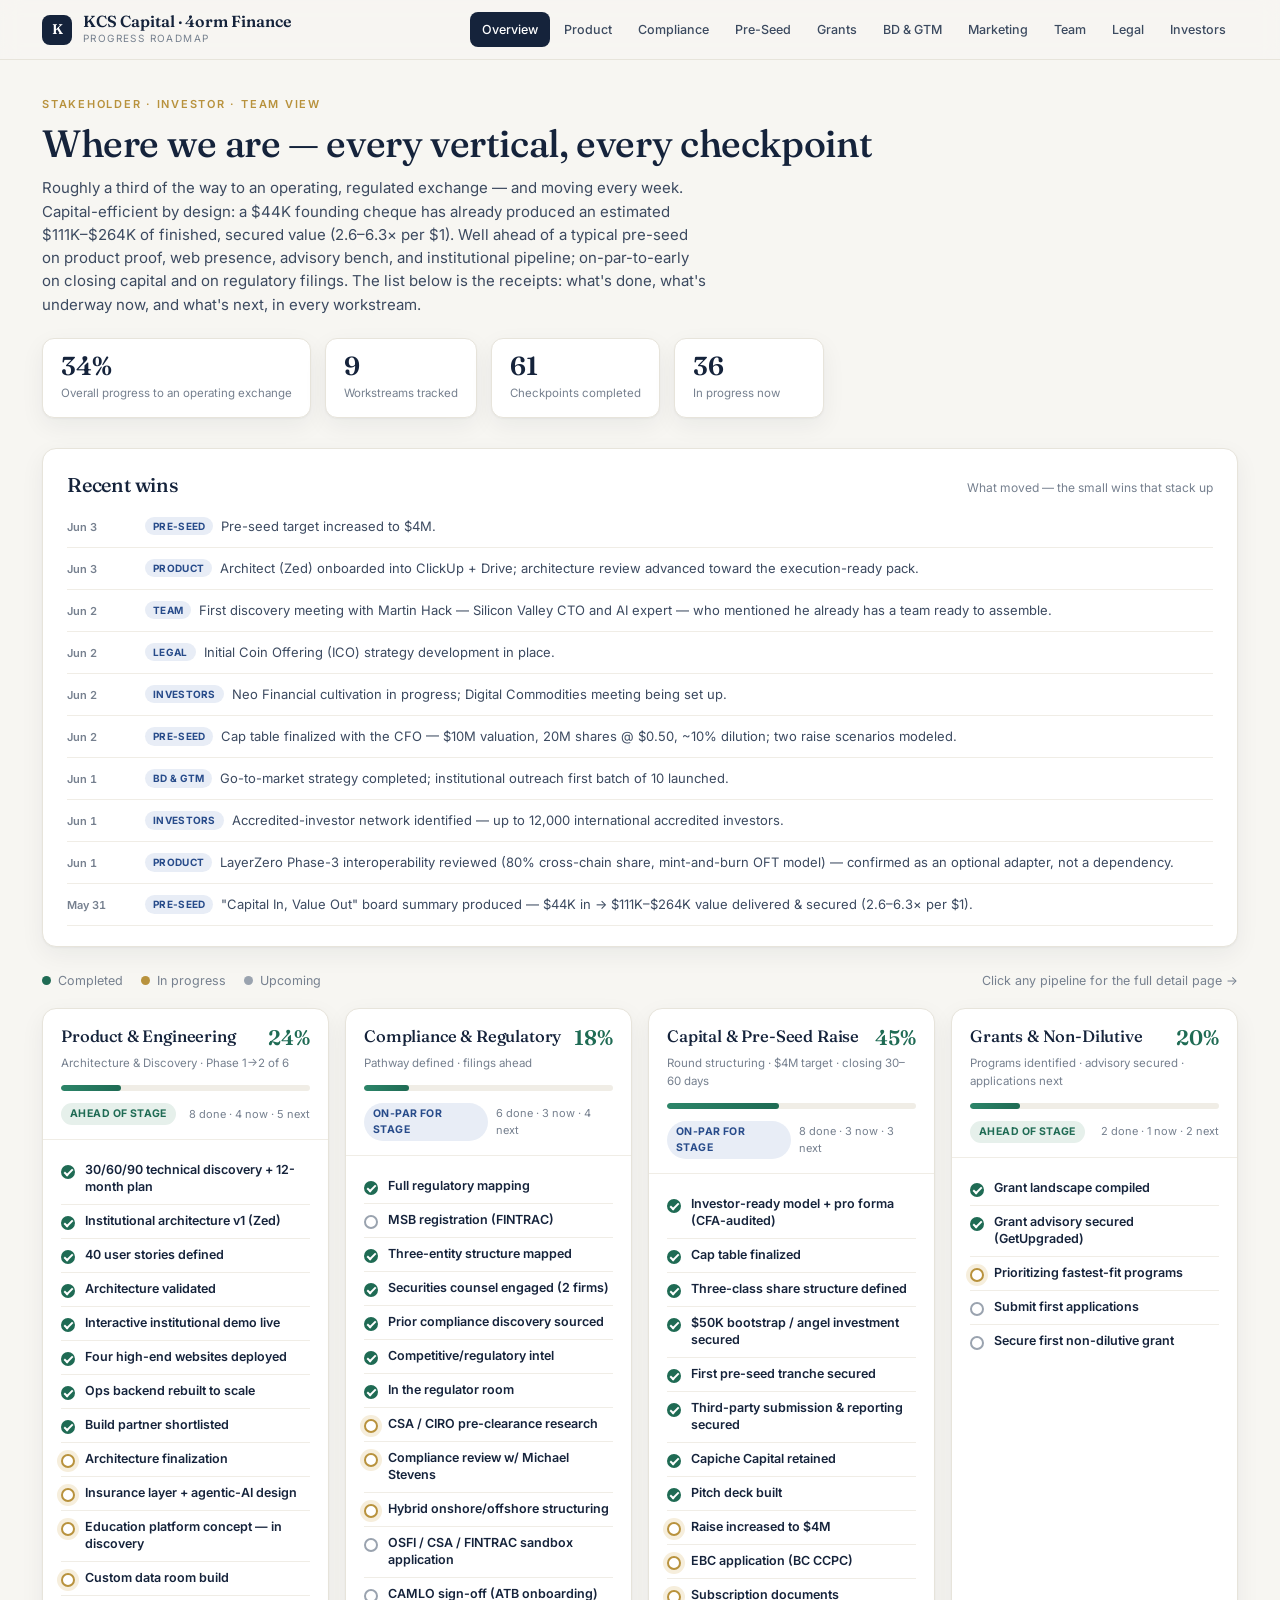
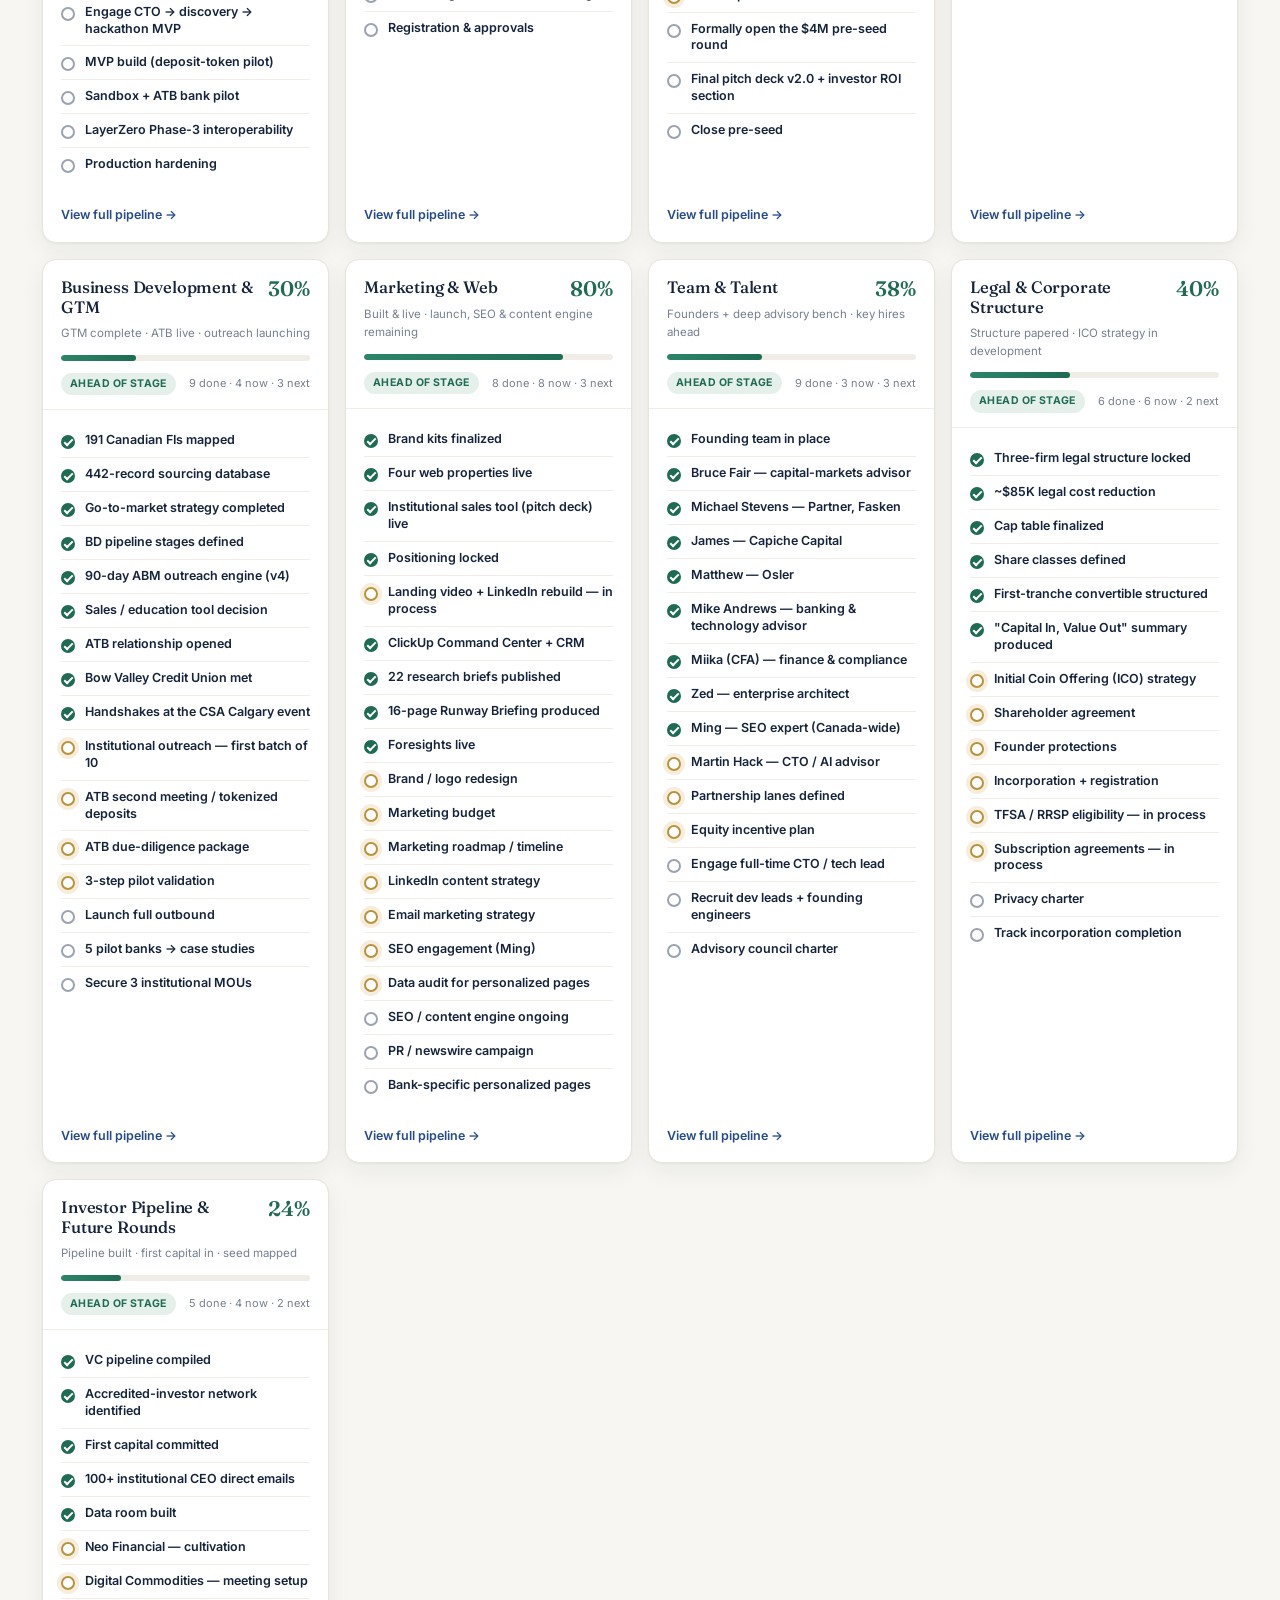
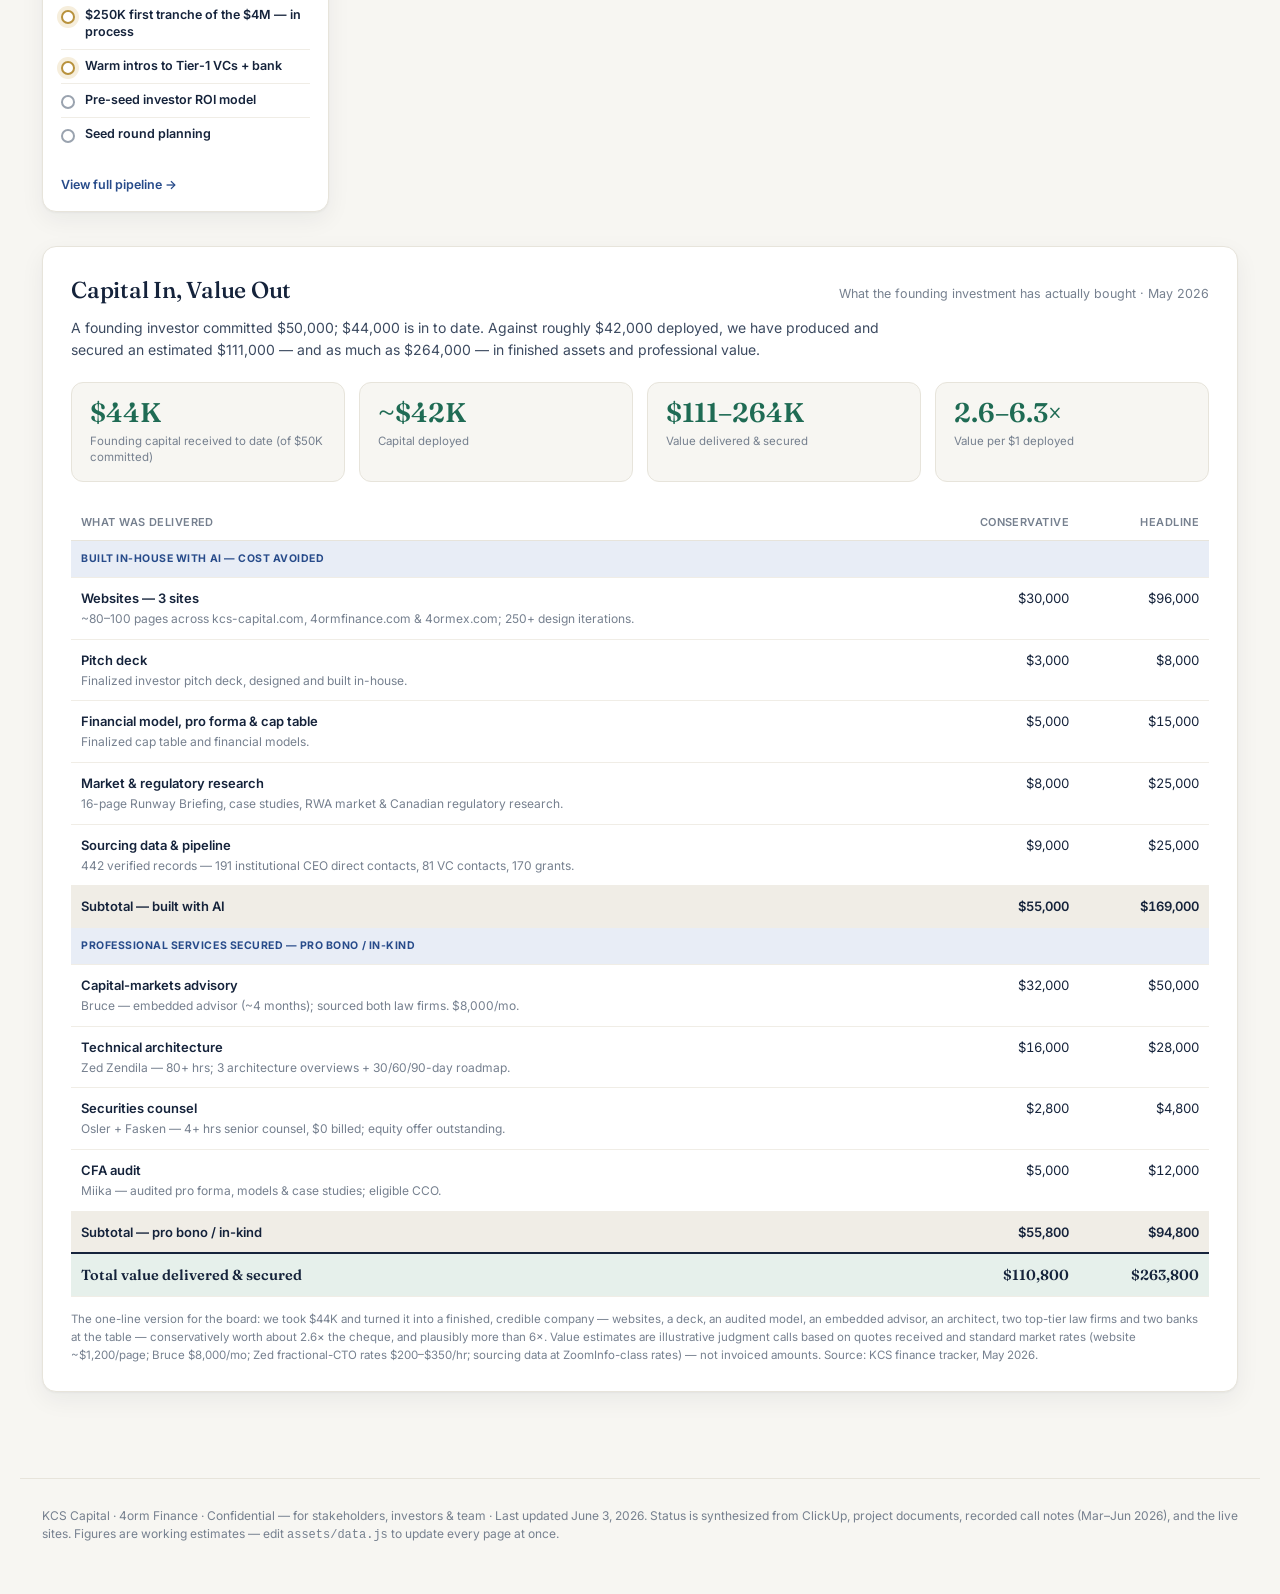
<file: index.html>
<!DOCTYPE html>
<html lang="en">
<head>
<meta charset="UTF-8" />
<meta name="viewport" content="width=device-width, initial-scale=1.0" />
<title>KCS Capital · 4orm Finance — Progress Roadmap</title>
<meta name="description" content="Progress roadmap for KCS Capital / 4orm Finance — every vertical, every checkpoint, and the wins that stack up week over week." />
<link rel="preconnect" href="https://fonts.googleapis.com" />
<link rel="preconnect" href="https://fonts.gstatic.com" crossorigin />
<link href="https://fonts.googleapis.com/css2?family=Fraunces:opsz,wght@9..144,400;9..144,500;9..144,600&family=Inter:wght@400;500;600;700&display=swap" rel="stylesheet" />
<link rel="stylesheet" href="assets/styles.css" />
</head>
<body>
<header class="topbar">
  <div class="topbar-inner">
    <a class="brand" href="index.html" style="color:inherit">
      <div class="brand-mark">K</div>
      <div>
        <div class="brand-name">KCS Capital · 4orm Finance</div>
        <div class="brand-sub">Progress Roadmap</div>
      </div>
    </a>
    <nav class="tabs" id="tabs"></nav>
  </div>
</header>

<main class="wrap">
  <section class="page active" id="page"></section>
</main>

<footer>
  KCS Capital · 4orm Finance · Confidential — for stakeholders, investors &amp; team · Last updated <span id="updated"></span>.
  Status is synthesized from ClickUp, project documents, recorded call notes (Mar–Jun 2026), and the live sites. Figures are working estimates — edit <code>assets/data.js</code> to update every page at once.
</footer>

<script>window.PAGE = "home";</script>
<script src="assets/data.js"></script>
<script src="assets/app.js"></script>
</body>
</html>
</file>
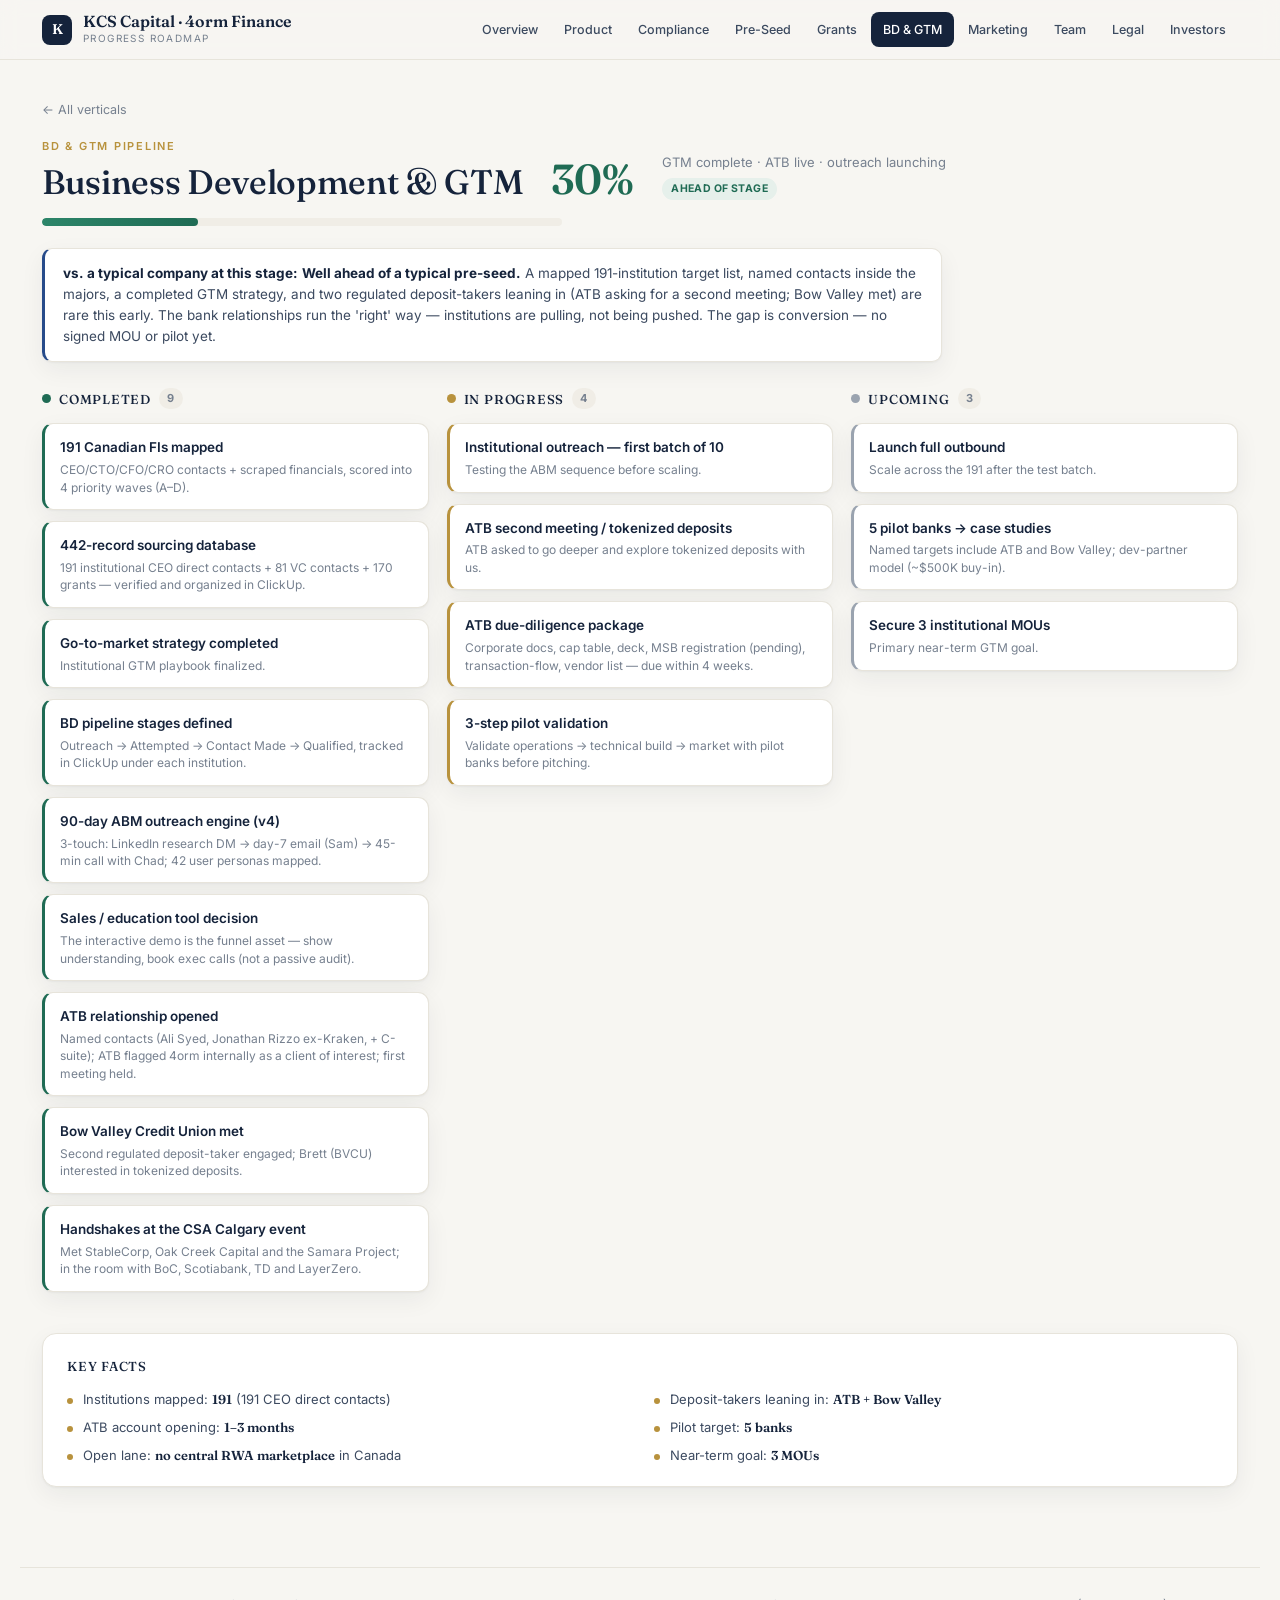
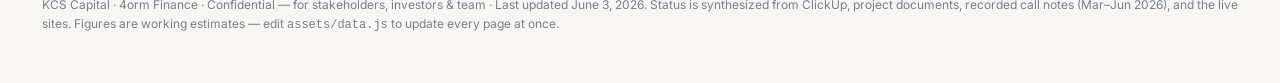
<file: bd.html>
<!DOCTYPE html>
<html lang="en">
<head>
<meta charset="UTF-8" />
<meta name="viewport" content="width=device-width, initial-scale=1.0" />
<title>Business Development & GTM — KCS Capital · 4orm Finance Roadmap</title>
<link rel="preconnect" href="https://fonts.googleapis.com" />
<link rel="preconnect" href="https://fonts.gstatic.com" crossorigin />
<link href="https://fonts.googleapis.com/css2?family=Fraunces:opsz,wght@9..144,400;9..144,500;9..144,600&family=Inter:wght@400;500;600;700&display=swap" rel="stylesheet" />
<link rel="stylesheet" href="assets/styles.css" />
</head>
<body>
<header class="topbar">
  <div class="topbar-inner">
    <a class="brand" href="index.html" style="color:inherit">
      <div class="brand-mark">K</div>
      <div>
        <div class="brand-name">KCS Capital · 4orm Finance</div>
        <div class="brand-sub">Progress Roadmap</div>
      </div>
    </a>
    <nav class="tabs" id="tabs"></nav>
  </div>
</header>

<main class="wrap">
  <section class="page active" id="page"></section>
</main>

<footer>
  KCS Capital · 4orm Finance · Confidential — for stakeholders, investors &amp; team · Last updated <span id="updated"></span>.
  Status is synthesized from ClickUp, project documents, recorded call notes (Mar–Jun 2026), and the live sites. Figures are working estimates — edit <code>assets/data.js</code> to update every page at once.
</footer>

<script>window.PAGE = "bd";</script>
<script src="assets/data.js"></script>
<script src="assets/app.js"></script>
</body>
</html>
</file>
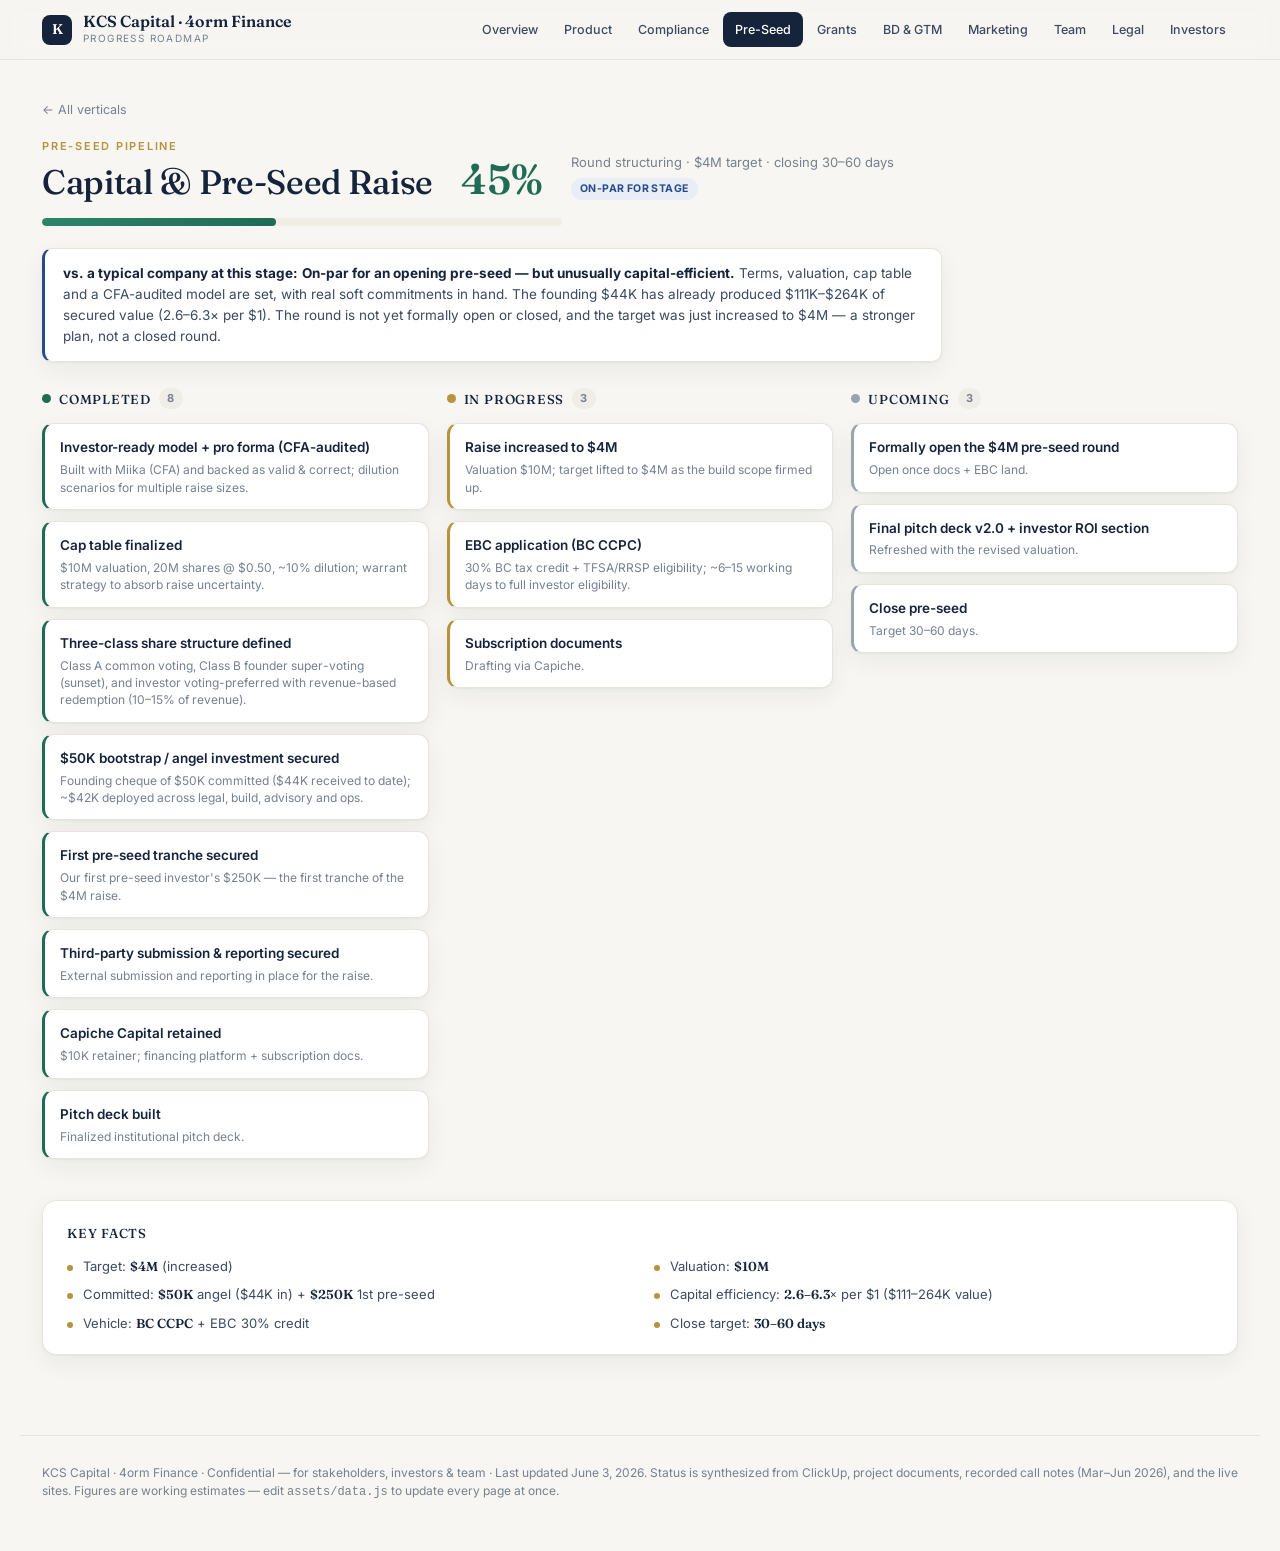
<file: capital.html>
<!DOCTYPE html>
<html lang="en">
<head>
<meta charset="UTF-8" />
<meta name="viewport" content="width=device-width, initial-scale=1.0" />
<title>Capital & Pre-Seed Raise — KCS Capital · 4orm Finance Roadmap</title>
<link rel="preconnect" href="https://fonts.googleapis.com" />
<link rel="preconnect" href="https://fonts.gstatic.com" crossorigin />
<link href="https://fonts.googleapis.com/css2?family=Fraunces:opsz,wght@9..144,400;9..144,500;9..144,600&family=Inter:wght@400;500;600;700&display=swap" rel="stylesheet" />
<link rel="stylesheet" href="assets/styles.css" />
</head>
<body>
<header class="topbar">
  <div class="topbar-inner">
    <a class="brand" href="index.html" style="color:inherit">
      <div class="brand-mark">K</div>
      <div>
        <div class="brand-name">KCS Capital · 4orm Finance</div>
        <div class="brand-sub">Progress Roadmap</div>
      </div>
    </a>
    <nav class="tabs" id="tabs"></nav>
  </div>
</header>

<main class="wrap">
  <section class="page active" id="page"></section>
</main>

<footer>
  KCS Capital · 4orm Finance · Confidential — for stakeholders, investors &amp; team · Last updated <span id="updated"></span>.
  Status is synthesized from ClickUp, project documents, recorded call notes (Mar–Jun 2026), and the live sites. Figures are working estimates — edit <code>assets/data.js</code> to update every page at once.
</footer>

<script>window.PAGE = "capital";</script>
<script src="assets/data.js"></script>
<script src="assets/app.js"></script>
</body>
</html>
</file>
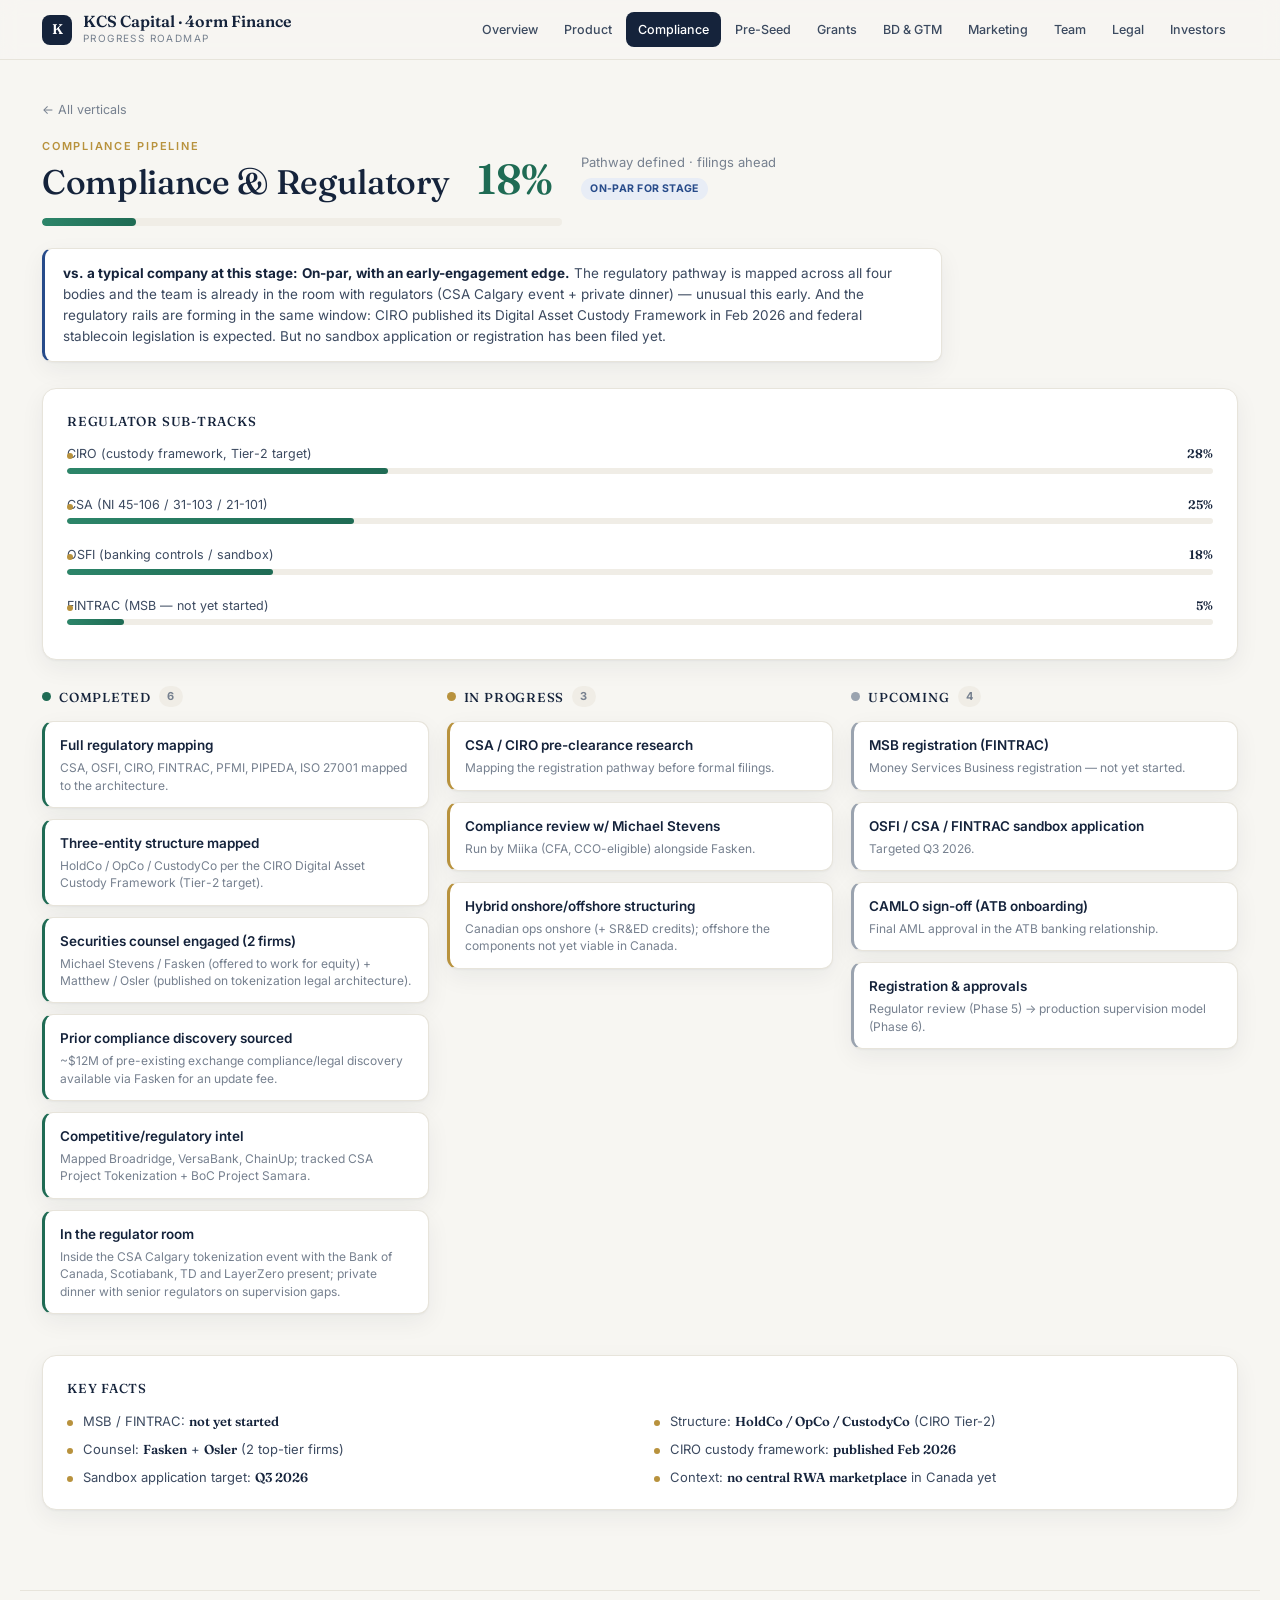
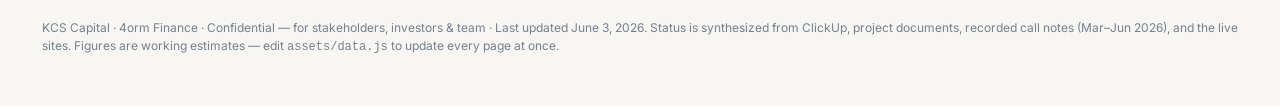
<file: compliance.html>
<!DOCTYPE html>
<html lang="en">
<head>
<meta charset="UTF-8" />
<meta name="viewport" content="width=device-width, initial-scale=1.0" />
<title>Compliance & Regulatory — KCS Capital · 4orm Finance Roadmap</title>
<link rel="preconnect" href="https://fonts.googleapis.com" />
<link rel="preconnect" href="https://fonts.gstatic.com" crossorigin />
<link href="https://fonts.googleapis.com/css2?family=Fraunces:opsz,wght@9..144,400;9..144,500;9..144,600&family=Inter:wght@400;500;600;700&display=swap" rel="stylesheet" />
<link rel="stylesheet" href="assets/styles.css" />
</head>
<body>
<header class="topbar">
  <div class="topbar-inner">
    <a class="brand" href="index.html" style="color:inherit">
      <div class="brand-mark">K</div>
      <div>
        <div class="brand-name">KCS Capital · 4orm Finance</div>
        <div class="brand-sub">Progress Roadmap</div>
      </div>
    </a>
    <nav class="tabs" id="tabs"></nav>
  </div>
</header>

<main class="wrap">
  <section class="page active" id="page"></section>
</main>

<footer>
  KCS Capital · 4orm Finance · Confidential — for stakeholders, investors &amp; team · Last updated <span id="updated"></span>.
  Status is synthesized from ClickUp, project documents, recorded call notes (Mar–Jun 2026), and the live sites. Figures are working estimates — edit <code>assets/data.js</code> to update every page at once.
</footer>

<script>window.PAGE = "compliance";</script>
<script src="assets/data.js"></script>
<script src="assets/app.js"></script>
</body>
</html>
</file>
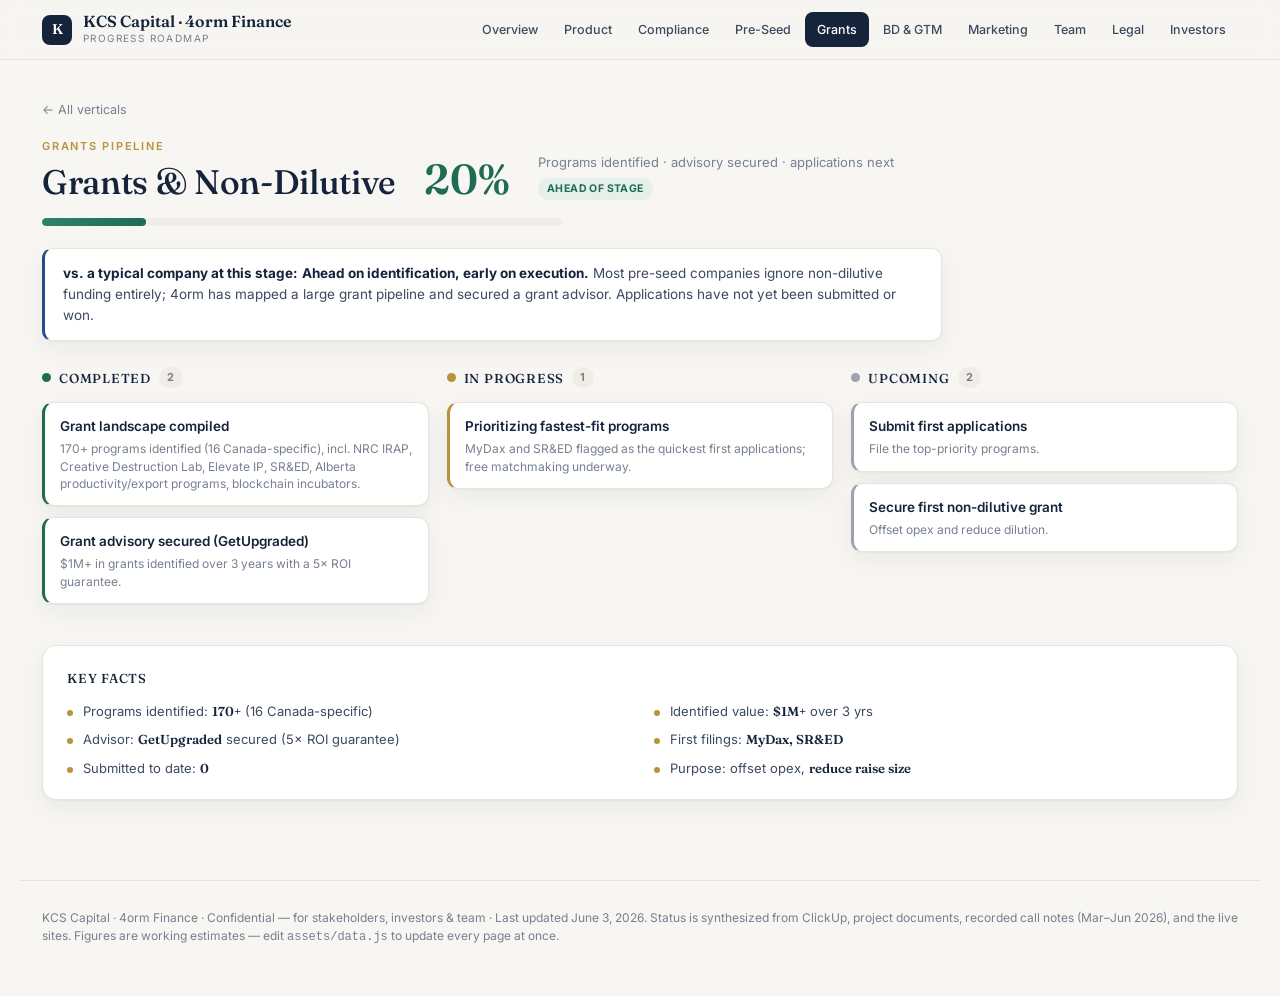
<file: grants.html>
<!DOCTYPE html>
<html lang="en">
<head>
<meta charset="UTF-8" />
<meta name="viewport" content="width=device-width, initial-scale=1.0" />
<title>Grants & Non-Dilutive — KCS Capital · 4orm Finance Roadmap</title>
<link rel="preconnect" href="https://fonts.googleapis.com" />
<link rel="preconnect" href="https://fonts.gstatic.com" crossorigin />
<link href="https://fonts.googleapis.com/css2?family=Fraunces:opsz,wght@9..144,400;9..144,500;9..144,600&family=Inter:wght@400;500;600;700&display=swap" rel="stylesheet" />
<link rel="stylesheet" href="assets/styles.css" />
</head>
<body>
<header class="topbar">
  <div class="topbar-inner">
    <a class="brand" href="index.html" style="color:inherit">
      <div class="brand-mark">K</div>
      <div>
        <div class="brand-name">KCS Capital · 4orm Finance</div>
        <div class="brand-sub">Progress Roadmap</div>
      </div>
    </a>
    <nav class="tabs" id="tabs"></nav>
  </div>
</header>

<main class="wrap">
  <section class="page active" id="page"></section>
</main>

<footer>
  KCS Capital · 4orm Finance · Confidential — for stakeholders, investors &amp; team · Last updated <span id="updated"></span>.
  Status is synthesized from ClickUp, project documents, recorded call notes (Mar–Jun 2026), and the live sites. Figures are working estimates — edit <code>assets/data.js</code> to update every page at once.
</footer>

<script>window.PAGE = "grants";</script>
<script src="assets/data.js"></script>
<script src="assets/app.js"></script>
</body>
</html>
</file>
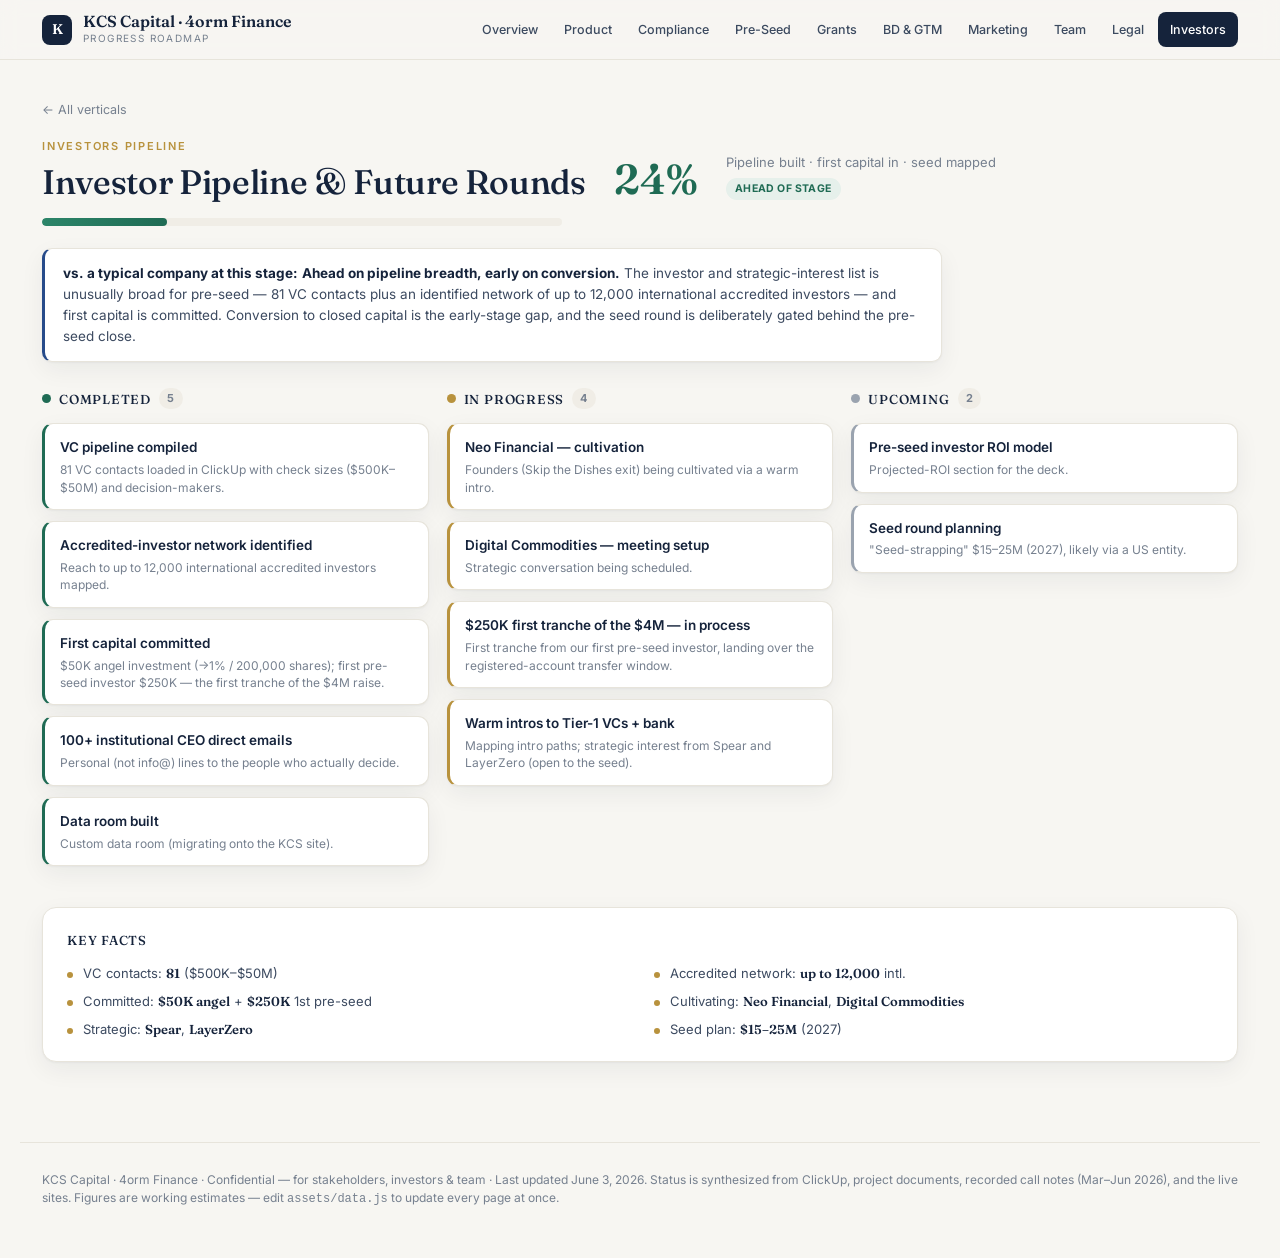
<file: investors.html>
<!DOCTYPE html>
<html lang="en">
<head>
<meta charset="UTF-8" />
<meta name="viewport" content="width=device-width, initial-scale=1.0" />
<title>Investor Pipeline & Future Rounds — KCS Capital · 4orm Finance Roadmap</title>
<link rel="preconnect" href="https://fonts.googleapis.com" />
<link rel="preconnect" href="https://fonts.gstatic.com" crossorigin />
<link href="https://fonts.googleapis.com/css2?family=Fraunces:opsz,wght@9..144,400;9..144,500;9..144,600&family=Inter:wght@400;500;600;700&display=swap" rel="stylesheet" />
<link rel="stylesheet" href="assets/styles.css" />
</head>
<body>
<header class="topbar">
  <div class="topbar-inner">
    <a class="brand" href="index.html" style="color:inherit">
      <div class="brand-mark">K</div>
      <div>
        <div class="brand-name">KCS Capital · 4orm Finance</div>
        <div class="brand-sub">Progress Roadmap</div>
      </div>
    </a>
    <nav class="tabs" id="tabs"></nav>
  </div>
</header>

<main class="wrap">
  <section class="page active" id="page"></section>
</main>

<footer>
  KCS Capital · 4orm Finance · Confidential — for stakeholders, investors &amp; team · Last updated <span id="updated"></span>.
  Status is synthesized from ClickUp, project documents, recorded call notes (Mar–Jun 2026), and the live sites. Figures are working estimates — edit <code>assets/data.js</code> to update every page at once.
</footer>

<script>window.PAGE = "investors";</script>
<script src="assets/data.js"></script>
<script src="assets/app.js"></script>
</body>
</html>
</file>
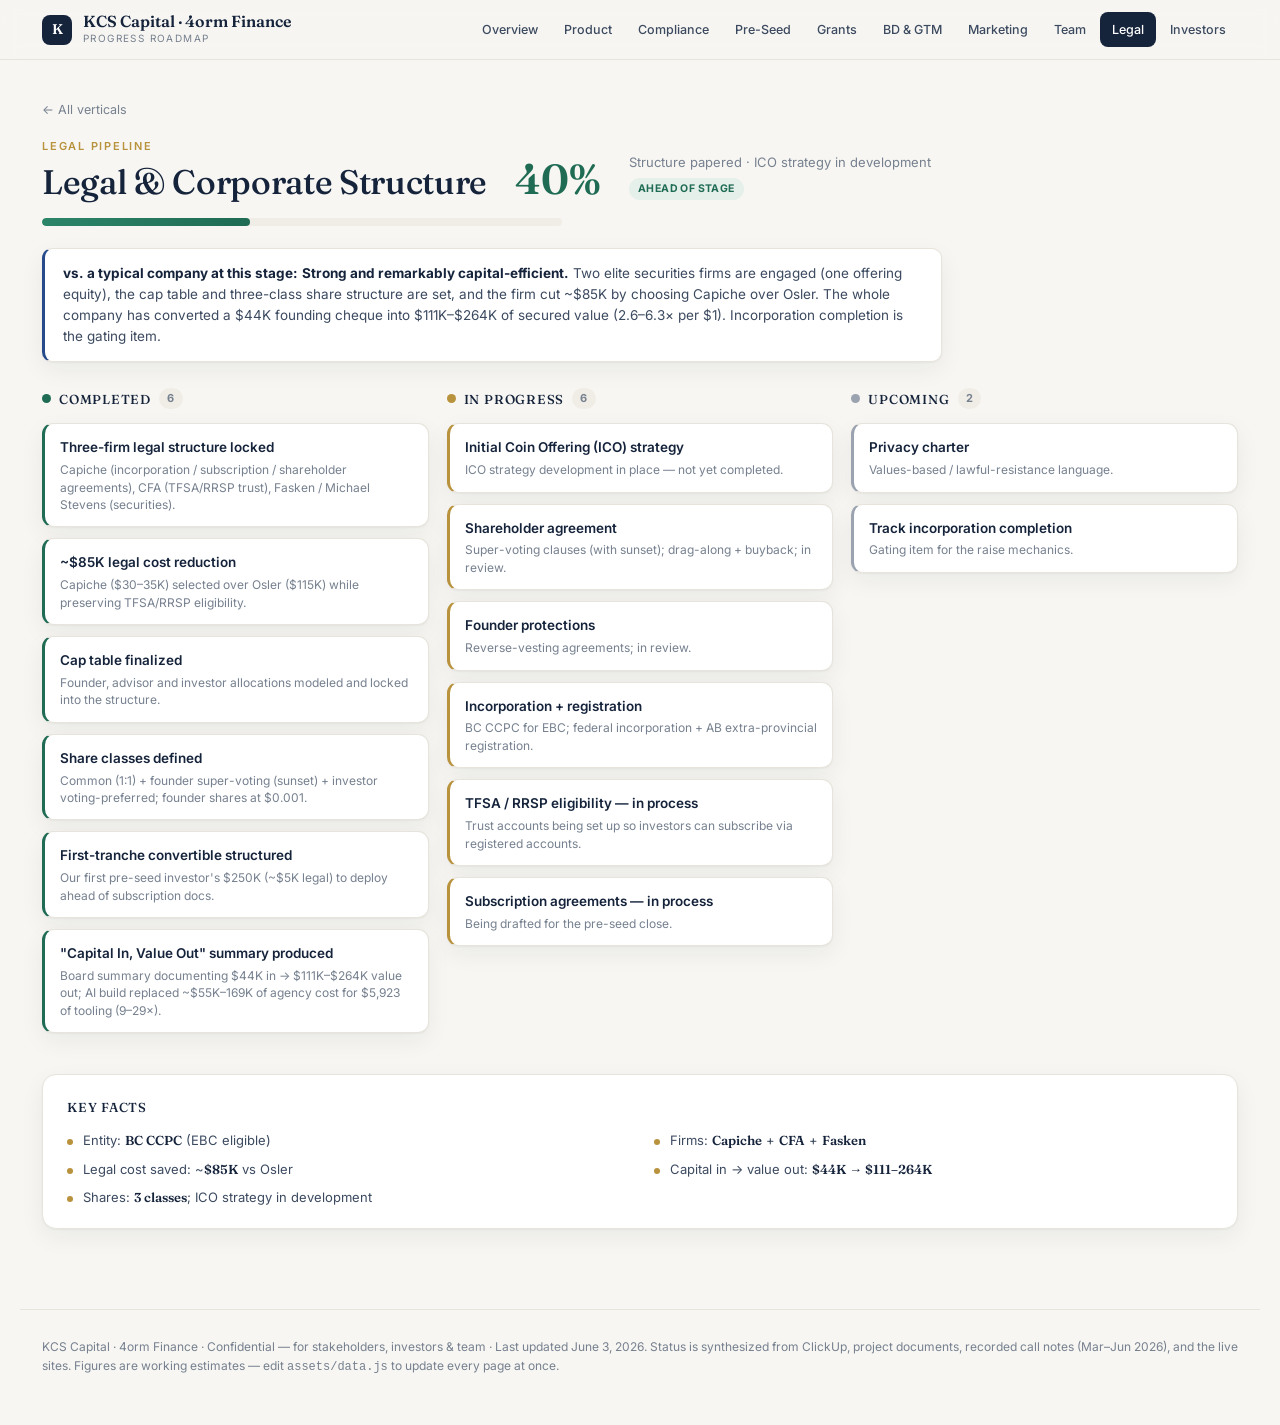
<file: legal.html>
<!DOCTYPE html>
<html lang="en">
<head>
<meta charset="UTF-8" />
<meta name="viewport" content="width=device-width, initial-scale=1.0" />
<title>Legal & Corporate Structure — KCS Capital · 4orm Finance Roadmap</title>
<link rel="preconnect" href="https://fonts.googleapis.com" />
<link rel="preconnect" href="https://fonts.gstatic.com" crossorigin />
<link href="https://fonts.googleapis.com/css2?family=Fraunces:opsz,wght@9..144,400;9..144,500;9..144,600&family=Inter:wght@400;500;600;700&display=swap" rel="stylesheet" />
<link rel="stylesheet" href="assets/styles.css" />
</head>
<body>
<header class="topbar">
  <div class="topbar-inner">
    <a class="brand" href="index.html" style="color:inherit">
      <div class="brand-mark">K</div>
      <div>
        <div class="brand-name">KCS Capital · 4orm Finance</div>
        <div class="brand-sub">Progress Roadmap</div>
      </div>
    </a>
    <nav class="tabs" id="tabs"></nav>
  </div>
</header>

<main class="wrap">
  <section class="page active" id="page"></section>
</main>

<footer>
  KCS Capital · 4orm Finance · Confidential — for stakeholders, investors &amp; team · Last updated <span id="updated"></span>.
  Status is synthesized from ClickUp, project documents, recorded call notes (Mar–Jun 2026), and the live sites. Figures are working estimates — edit <code>assets/data.js</code> to update every page at once.
</footer>

<script>window.PAGE = "legal";</script>
<script src="assets/data.js"></script>
<script src="assets/app.js"></script>
</body>
</html>
</file>
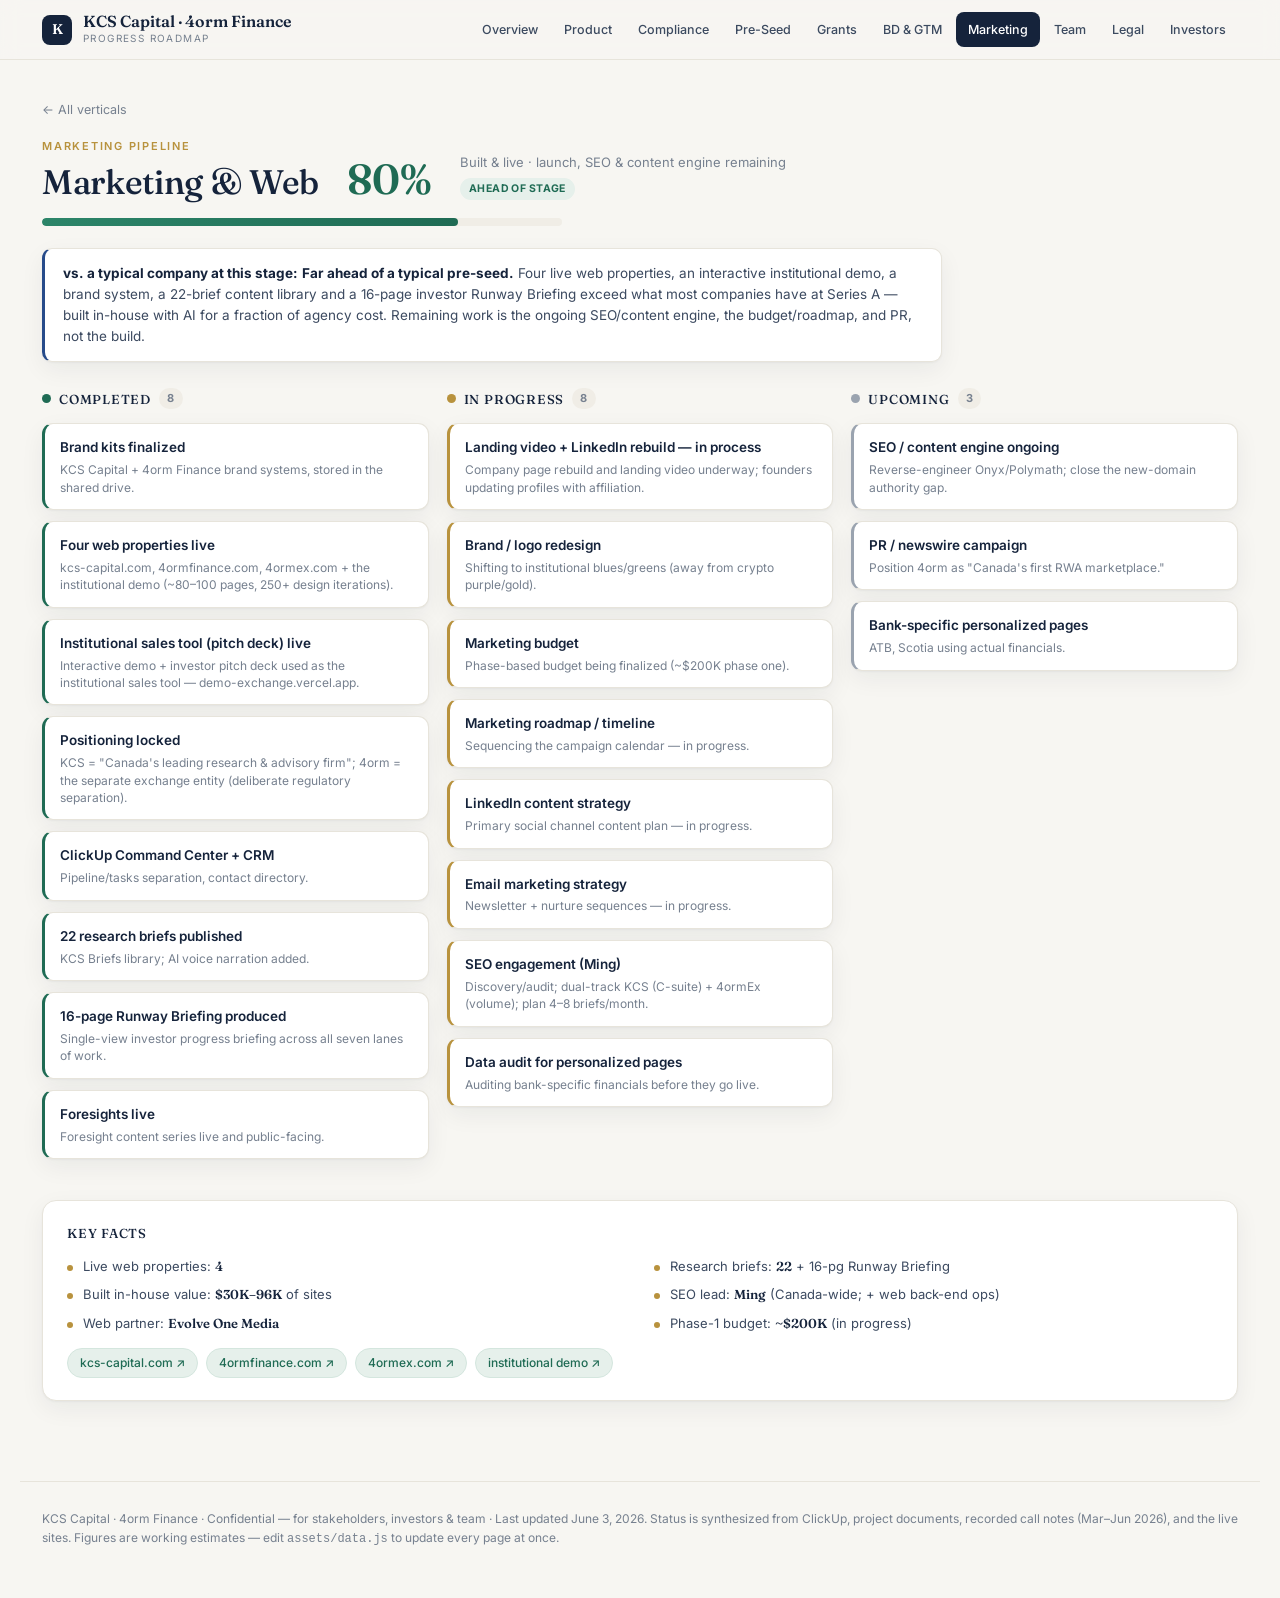
<file: marketing.html>
<!DOCTYPE html>
<html lang="en">
<head>
<meta charset="UTF-8" />
<meta name="viewport" content="width=device-width, initial-scale=1.0" />
<title>Marketing & Web — KCS Capital · 4orm Finance Roadmap</title>
<link rel="preconnect" href="https://fonts.googleapis.com" />
<link rel="preconnect" href="https://fonts.gstatic.com" crossorigin />
<link href="https://fonts.googleapis.com/css2?family=Fraunces:opsz,wght@9..144,400;9..144,500;9..144,600&family=Inter:wght@400;500;600;700&display=swap" rel="stylesheet" />
<link rel="stylesheet" href="assets/styles.css" />
</head>
<body>
<header class="topbar">
  <div class="topbar-inner">
    <a class="brand" href="index.html" style="color:inherit">
      <div class="brand-mark">K</div>
      <div>
        <div class="brand-name">KCS Capital · 4orm Finance</div>
        <div class="brand-sub">Progress Roadmap</div>
      </div>
    </a>
    <nav class="tabs" id="tabs"></nav>
  </div>
</header>

<main class="wrap">
  <section class="page active" id="page"></section>
</main>

<footer>
  KCS Capital · 4orm Finance · Confidential — for stakeholders, investors &amp; team · Last updated <span id="updated"></span>.
  Status is synthesized from ClickUp, project documents, recorded call notes (Mar–Jun 2026), and the live sites. Figures are working estimates — edit <code>assets/data.js</code> to update every page at once.
</footer>

<script>window.PAGE = "marketing";</script>
<script src="assets/data.js"></script>
<script src="assets/app.js"></script>
</body>
</html>
</file>
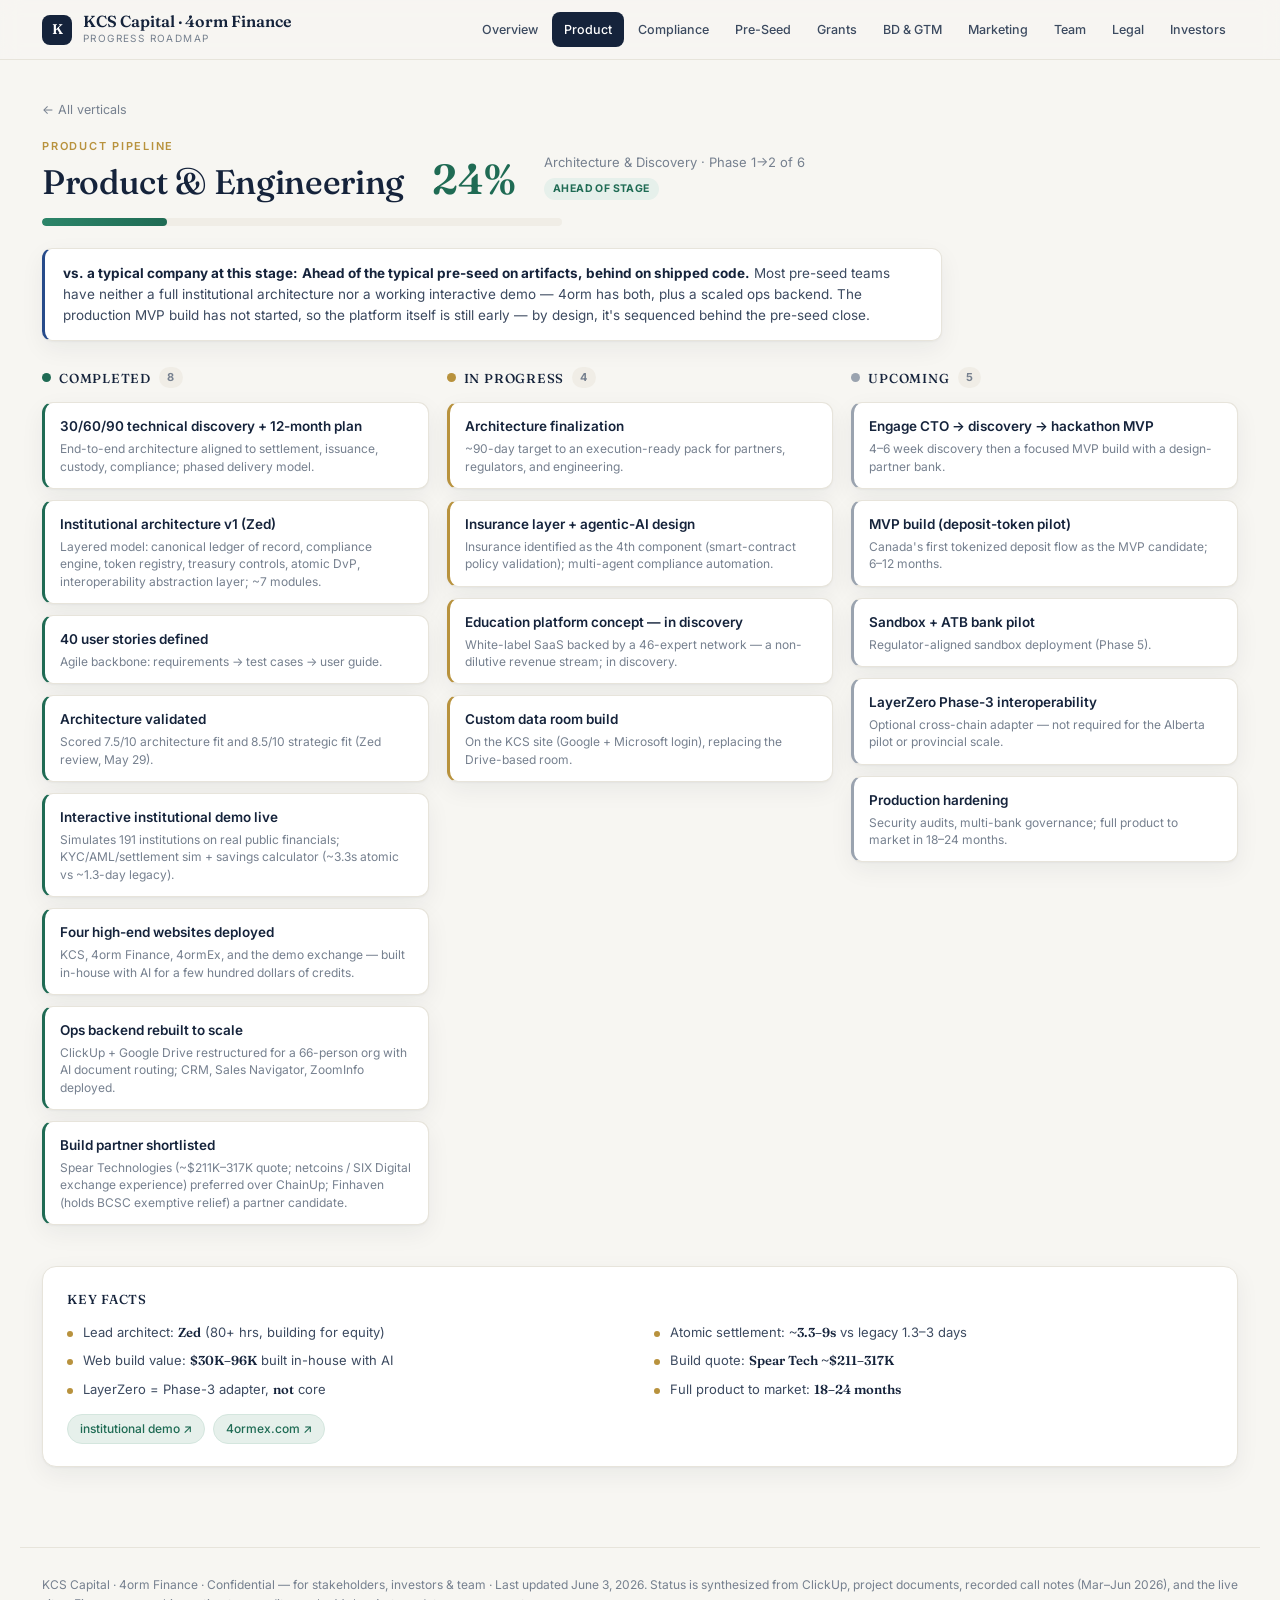
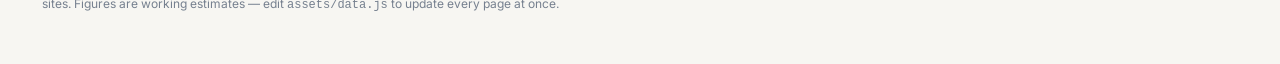
<file: product.html>
<!DOCTYPE html>
<html lang="en">
<head>
<meta charset="UTF-8" />
<meta name="viewport" content="width=device-width, initial-scale=1.0" />
<title>Product & Engineering — KCS Capital · 4orm Finance Roadmap</title>
<link rel="preconnect" href="https://fonts.googleapis.com" />
<link rel="preconnect" href="https://fonts.gstatic.com" crossorigin />
<link href="https://fonts.googleapis.com/css2?family=Fraunces:opsz,wght@9..144,400;9..144,500;9..144,600&family=Inter:wght@400;500;600;700&display=swap" rel="stylesheet" />
<link rel="stylesheet" href="assets/styles.css" />
</head>
<body>
<header class="topbar">
  <div class="topbar-inner">
    <a class="brand" href="index.html" style="color:inherit">
      <div class="brand-mark">K</div>
      <div>
        <div class="brand-name">KCS Capital · 4orm Finance</div>
        <div class="brand-sub">Progress Roadmap</div>
      </div>
    </a>
    <nav class="tabs" id="tabs"></nav>
  </div>
</header>

<main class="wrap">
  <section class="page active" id="page"></section>
</main>

<footer>
  KCS Capital · 4orm Finance · Confidential — for stakeholders, investors &amp; team · Last updated <span id="updated"></span>.
  Status is synthesized from ClickUp, project documents, recorded call notes (Mar–Jun 2026), and the live sites. Figures are working estimates — edit <code>assets/data.js</code> to update every page at once.
</footer>

<script>window.PAGE = "product";</script>
<script src="assets/data.js"></script>
<script src="assets/app.js"></script>
</body>
</html>
</file>
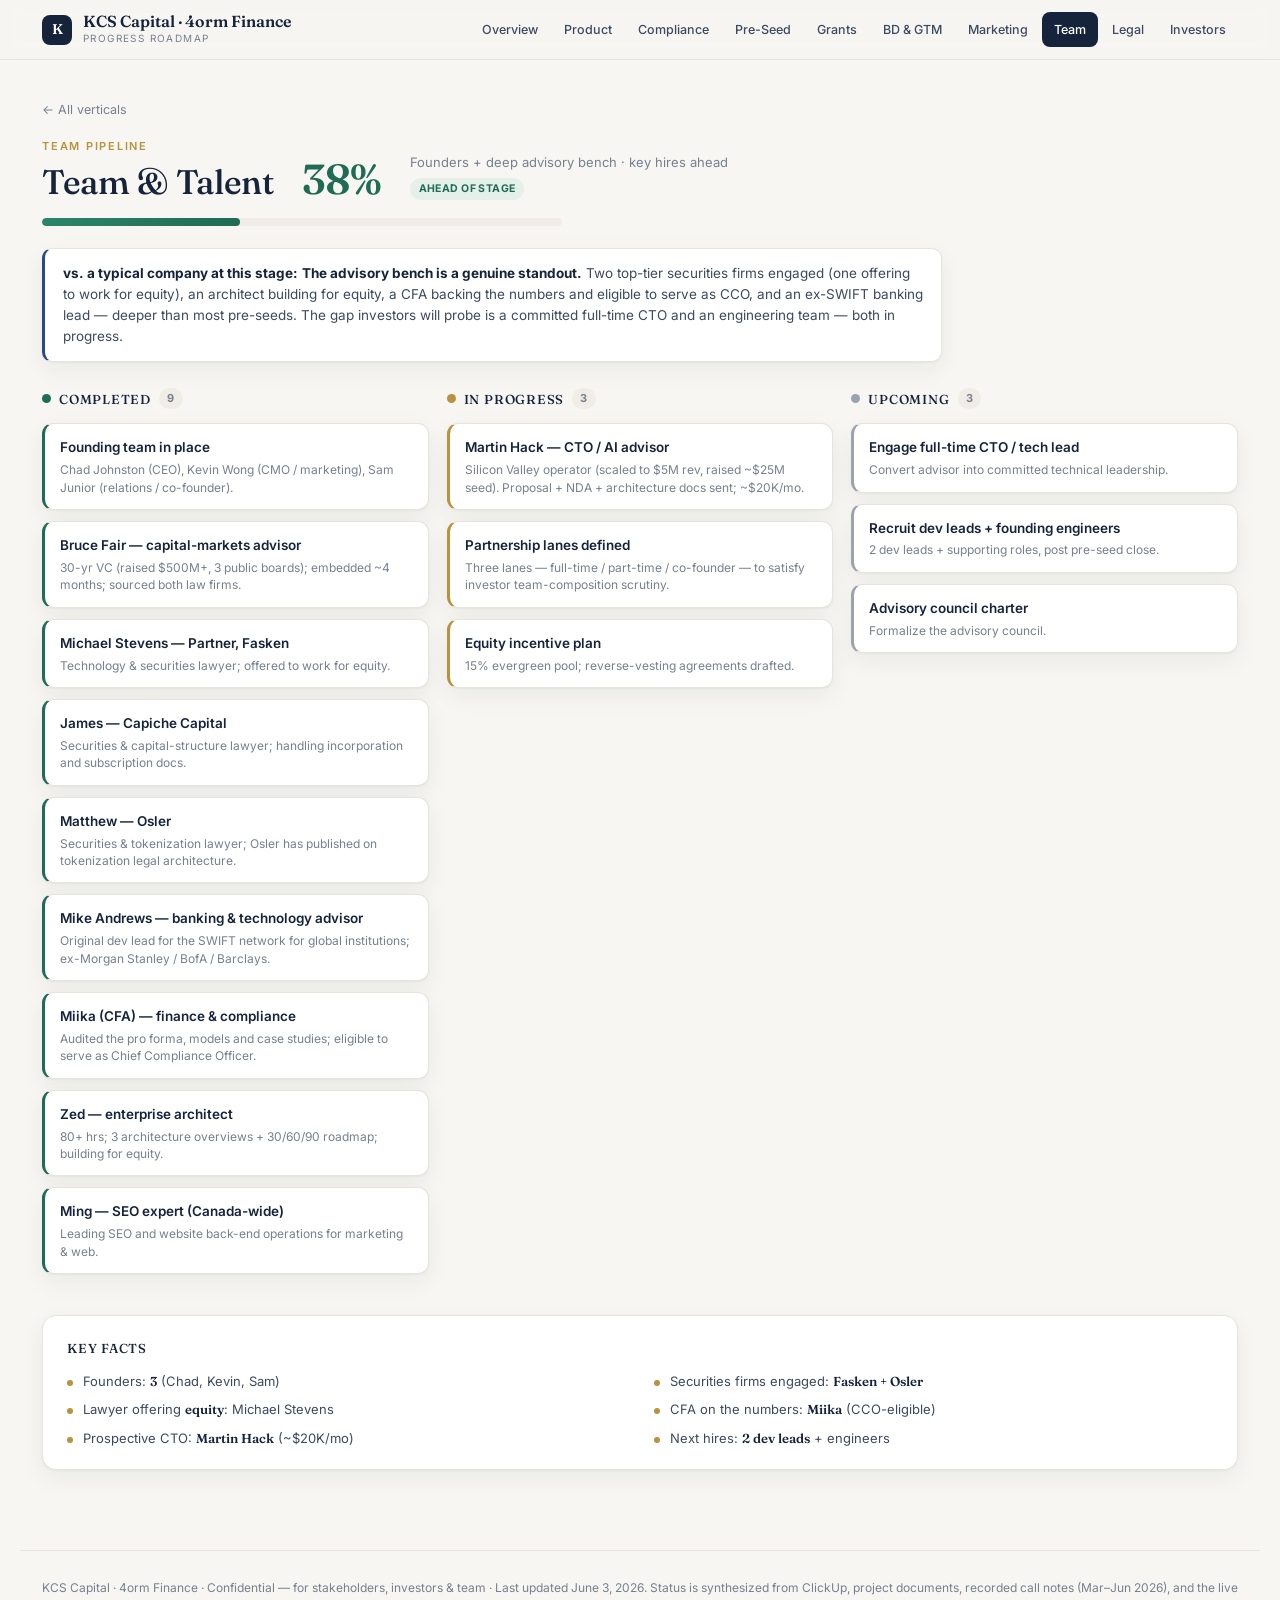
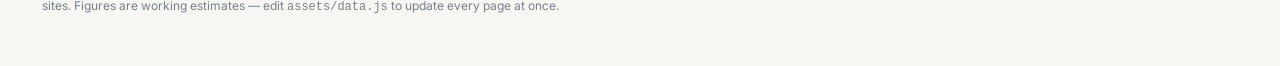
<file: team.html>
<!DOCTYPE html>
<html lang="en">
<head>
<meta charset="UTF-8" />
<meta name="viewport" content="width=device-width, initial-scale=1.0" />
<title>Team & Talent — KCS Capital · 4orm Finance Roadmap</title>
<link rel="preconnect" href="https://fonts.googleapis.com" />
<link rel="preconnect" href="https://fonts.gstatic.com" crossorigin />
<link href="https://fonts.googleapis.com/css2?family=Fraunces:opsz,wght@9..144,400;9..144,500;9..144,600&family=Inter:wght@400;500;600;700&display=swap" rel="stylesheet" />
<link rel="stylesheet" href="assets/styles.css" />
</head>
<body>
<header class="topbar">
  <div class="topbar-inner">
    <a class="brand" href="index.html" style="color:inherit">
      <div class="brand-mark">K</div>
      <div>
        <div class="brand-name">KCS Capital · 4orm Finance</div>
        <div class="brand-sub">Progress Roadmap</div>
      </div>
    </a>
    <nav class="tabs" id="tabs"></nav>
  </div>
</header>

<main class="wrap">
  <section class="page active" id="page"></section>
</main>

<footer>
  KCS Capital · 4orm Finance · Confidential — for stakeholders, investors &amp; team · Last updated <span id="updated"></span>.
  Status is synthesized from ClickUp, project documents, recorded call notes (Mar–Jun 2026), and the live sites. Figures are working estimates — edit <code>assets/data.js</code> to update every page at once.
</footer>

<script>window.PAGE = "team";</script>
<script src="assets/data.js"></script>
<script src="assets/app.js"></script>
</body>
</html>
</file>
<file: assets/styles.css>
/* ============================================================
   EDIT ALL CONTENT IN THE  ███ DATA ███  BLOCK NEAR THE BOTTOM.
   The home board and every detail page render from one object.
   checkpoint state: "done" | "active" | "todo"
   benchmark level:  "ahead" | "onpar" | "behind"
   To log a weekly win: add a line to the wins[] array (newest first).
   ============================================================ */
:root{
  --bg:#F7F6F2; --panel:#FFFFFF; --ink:#15233B; --ink-soft:#3C4A60; --muted:#76808F;
  --line:#E7E4DB; --line-soft:#F0EDE6;
  --green:#1F6B54; --green-soft:#E6F0EB;
  --gold:#B8923D; --gold-soft:#F6EEDC;
  --slate:#9AA3AF; --slate-soft:#EEF0F3;
  --blue:#274B8A; --blue-soft:#E8EDF6;
  --shadow:0 1px 2px rgba(21,35,59,.04),0 8px 24px rgba(21,35,59,.06);
  --radius:14px; --maxw:1240px;
}
*{box-sizing:border-box;}
html,body{margin:0;padding:0;}
body{font-family:'Inter',system-ui,-apple-system,Segoe UI,Roboto,sans-serif;background:var(--bg);color:var(--ink);-webkit-font-smoothing:antialiased;line-height:1.55;}
h1,h2,h3,h4,.serif{font-family:'Fraunces','Iowan Old Style',Georgia,serif;font-weight:500;letter-spacing:-.01em;}
a{color:inherit;text-decoration:none;}

/* ---------- Top bar ---------- */
.topbar{position:sticky;top:0;z-index:50;background:rgba(247,246,242,.9);backdrop-filter:saturate(140%) blur(10px);border-bottom:1px solid var(--line);}
.topbar-inner{max-width:var(--maxw);margin:0 auto;padding:12px 22px;display:flex;align-items:center;gap:18px;}
.brand{display:flex;align-items:center;gap:11px;cursor:pointer;flex:none;}
.brand-mark{width:30px;height:30px;border-radius:8px;background:var(--ink);color:#fff;display:grid;place-items:center;font-family:'Fraunces',serif;font-weight:600;font-size:14px;}
.brand-name{font-family:'Fraunces',serif;font-size:16px;font-weight:600;line-height:1.1;}
.brand-sub{font-size:10px;letter-spacing:.14em;text-transform:uppercase;color:var(--muted);}
nav.tabs{display:flex;gap:2px;margin-left:auto;flex-wrap:wrap;justify-content:flex-end;}
.tab{font-size:12.5px;font-weight:500;color:var(--ink-soft);padding:7px 11px;border-radius:8px;cursor:pointer;border:1px solid transparent;transition:background .15s,color .15s;white-space:nowrap;}
.tab:hover{background:var(--panel);}
.tab.active{background:var(--ink);color:#fff;}

.wrap{max-width:var(--maxw);margin:0 auto;padding:36px 22px 80px;}
.page{display:none;animation:fade .35s ease;}
.page.active{display:block;}
@keyframes fade{from{opacity:0;transform:translateY(6px);}to{opacity:1;transform:none;}}

/* ---------- Hero ---------- */
.hero{margin-bottom:30px;}
.eyebrow{font-size:11px;letter-spacing:.16em;text-transform:uppercase;color:var(--gold);font-weight:600;margin-bottom:10px;}
.hero h1{font-size:38px;line-height:1.08;margin:0 0 12px;}
.hero p{margin:0;color:var(--ink-soft);max-width:74ch;font-size:15px;}
.summary{display:flex;flex-wrap:wrap;gap:14px;margin-top:22px;}
.sumcard{background:var(--panel);border:1px solid var(--line);border-radius:12px;padding:14px 18px;box-shadow:var(--shadow);min-width:150px;}
.sumcard .k{font-family:'Fraunces',serif;font-size:26px;font-weight:600;line-height:1;}
.sumcard .l{font-size:11.5px;color:var(--muted);margin-top:6px;}

/* ---------- Benchmark tag ---------- */
.bm{display:inline-flex;align-items:center;gap:6px;font-size:10.5px;font-weight:700;letter-spacing:.04em;text-transform:uppercase;padding:3px 9px;border-radius:999px;}
.bm.ahead{background:var(--green-soft);color:var(--green);}
.bm.onpar{background:var(--blue-soft);color:var(--blue);}
.bm.behind{background:var(--gold-soft);color:var(--gold);}

/* ---------- Recent wins feed ---------- */
.wins{background:var(--panel);border:1px solid var(--line);border-radius:var(--radius);box-shadow:var(--shadow);padding:20px 24px;margin:28px 0 6px;}
.wins-head{display:flex;align-items:baseline;justify-content:space-between;gap:12px;margin-bottom:6px;}
.wins-head h2{font-size:20px;margin:0;}
.wins-head .sub{font-size:12px;color:var(--muted);}
.wins-list{display:flex;flex-direction:column;max-height:420px;overflow:auto;}
.win{display:flex;gap:14px;padding:11px 0;border-bottom:1px solid var(--line-soft);align-items:flex-start;}
.win:last-child{border-bottom:none;}
.win .date{flex:none;width:64px;font-size:11px;font-weight:600;color:var(--muted);font-variant-numeric:tabular-nums;padding-top:2px;}
.win .body{flex:1;font-size:13px;color:var(--ink-soft);line-height:1.45;}
.win .vtag{display:inline-block;font-size:10px;font-weight:700;letter-spacing:.03em;text-transform:uppercase;color:var(--blue);background:var(--blue-soft);border-radius:999px;padding:2px 8px;margin-right:8px;cursor:pointer;vertical-align:1px;}
.win .vtag:hover{background:#dbe3f2;}

.legend{display:flex;gap:18px;flex-wrap:wrap;margin:24px 0 18px;font-size:12.5px;color:var(--muted);}
.legend span{display:inline-flex;align-items:center;gap:7px;}
.dot{width:9px;height:9px;border-radius:50%;flex:none;}
.c-done{background:var(--green);} .c-active{background:var(--gold);} .c-todo{background:var(--slate);}

/* ---------- Home board (vertical pipelines side by side) ---------- */
.board{display:grid;grid-template-columns:repeat(auto-fill,minmax(280px,1fr));gap:16px;}
.col{background:var(--panel);border:1px solid var(--line);border-radius:var(--radius);box-shadow:var(--shadow);display:flex;flex-direction:column;overflow:hidden;}
.col-head{padding:18px 18px 14px;border-bottom:1px solid var(--line-soft);cursor:pointer;transition:background .15s;}
.col-head:hover{background:var(--line-soft);}
.col-head .top{display:flex;align-items:flex-start;justify-content:space-between;gap:10px;}
.col-head h3{font-size:16.5px;margin:0;line-height:1.2;}
.col-head .pct{font-family:'Fraunces',serif;font-size:21px;font-weight:600;color:var(--green);line-height:1;}
.col-head .stage{font-size:11.5px;color:var(--muted);margin:7px 0 12px;}
.pbar{height:6px;background:var(--line-soft);border-radius:99px;overflow:hidden;margin-bottom:12px;}
.pbar i{display:block;height:100%;background:linear-gradient(90deg,#2C8569,var(--green));border-radius:99px;transition:width 1s ease;}
.col-meta{display:flex;align-items:center;justify-content:space-between;gap:8px;}
.col-counts{font-size:11px;color:var(--muted);}
.col-body{padding:14px 18px 8px;display:flex;flex-direction:column;gap:0;}
.cp{display:flex;gap:10px;padding:8px 0;border-bottom:1px solid var(--line-soft);}
.cp:last-child{border-bottom:none;}
.cp .mk{margin-top:3px;width:14px;height:14px;border-radius:50%;flex:none;border:2px solid var(--slate);background:#fff;position:relative;}
.cp.done .mk{background:var(--green);border-color:var(--green);}
.cp.done .mk::after{content:"";position:absolute;left:3px;top:0px;width:3px;height:7px;border:solid #fff;border-width:0 2px 2px 0;transform:rotate(45deg);}
.cp.active .mk{border-color:var(--gold);box-shadow:0 0 0 4px var(--gold-soft);}
.cp .lab{font-size:12.5px;color:var(--ink-soft);line-height:1.35;}
.cp.done .lab{color:var(--muted);}
.cp .lab b{color:var(--ink);font-weight:600;}
.col-foot{padding:12px 18px 16px;margin-top:auto;}
.col-foot a{display:inline-flex;align-items:center;gap:6px;font-size:12.5px;font-weight:600;color:var(--blue);}
.col-foot a:hover{text-decoration:underline;}

/* ---------- Detail page ---------- */
.back{display:inline-flex;align-items:center;gap:6px;font-size:12.5px;color:var(--muted);cursor:pointer;margin-bottom:18px;}
.back:hover{color:var(--ink);}
.dhead{display:flex;flex-wrap:wrap;align-items:flex-end;gap:18px 28px;margin-bottom:8px;}
.dhead h1{font-size:34px;margin:0;line-height:1.05;}
.dhead .big{font-family:'Fraunces',serif;font-size:42px;font-weight:600;color:var(--green);line-height:1;}
.dhead .stage{font-size:13px;color:var(--muted);}
.dpbar{height:8px;background:var(--line-soft);border-radius:99px;overflow:hidden;margin:18px 0 22px;max-width:520px;}
.dpbar i{display:block;height:100%;background:linear-gradient(90deg,#2C8569,var(--green));border-radius:99px;}
.bm-line{background:var(--panel);border:1px solid var(--line);border-left:3px solid var(--blue);border-radius:10px;padding:14px 18px;margin-bottom:26px;box-shadow:var(--shadow);font-size:13.5px;color:var(--ink-soft);max-width:900px;}
.bm-line b{color:var(--ink);}
.dgrid{display:grid;grid-template-columns:1fr 1fr 1fr;gap:18px;}
.dcol h4{font-size:13px;letter-spacing:.06em;text-transform:uppercase;margin:0 0 14px;display:flex;align-items:center;gap:8px;}
.dcol h4 .n{font-family:'Inter',sans-serif;font-size:11px;font-weight:700;color:var(--muted);background:var(--line-soft);border-radius:99px;padding:2px 8px;}
.item{background:var(--panel);border:1px solid var(--line);border-radius:11px;padding:13px 15px;margin-bottom:11px;box-shadow:var(--shadow);border-left:3px solid var(--slate);}
.item.done{border-left-color:var(--green);}
.item.active{border-left-color:var(--gold);}
.item .t{font-size:13.5px;font-weight:600;margin-bottom:3px;}
.item .d{font-size:12px;color:var(--muted);line-height:1.45;}
.facts{margin-top:30px;background:var(--panel);border:1px solid var(--line);border-radius:var(--radius);padding:22px 24px;box-shadow:var(--shadow);}
.facts h4{font-size:13px;letter-spacing:.06em;text-transform:uppercase;margin:0 0 14px;color:var(--ink);}
.facts ul{margin:0;padding:0;list-style:none;display:grid;grid-template-columns:1fr 1fr;gap:10px 28px;}
.facts li{font-size:13px;color:var(--ink-soft);padding-left:16px;position:relative;line-height:1.4;}
.facts li::before{content:"";position:absolute;left:0;top:8px;width:6px;height:6px;border-radius:50%;background:var(--gold);}
.facts li b{color:var(--ink);font-family:'Fraunces',serif;font-weight:600;}
.links{margin-top:16px;display:flex;flex-wrap:wrap;gap:8px;}
.links a{font-size:12px;color:var(--green);background:var(--green-soft);border:1px solid #D4E6DE;border-radius:999px;padding:5px 12px;font-weight:500;}
.links a:hover{background:#D9EAE2;}

/* ---------- Capital In, Value Out (overview) ---------- */
.cv{margin:34px 0 6px;background:var(--panel);border:1px solid var(--line);border-radius:var(--radius);box-shadow:var(--shadow);padding:26px 28px;}
.cv-head{display:flex;flex-wrap:wrap;align-items:baseline;justify-content:space-between;gap:10px;margin-bottom:4px;}
.cv-head h2{font-size:23px;margin:0;}
.cv-head .sub{font-size:12.5px;color:var(--muted);}
.cv-lead{font-size:14px;color:var(--ink-soft);max-width:94ch;margin:8px 0 22px;}
.cv-stats{display:grid;grid-template-columns:repeat(4,1fr);gap:14px;margin-bottom:24px;}
.cv-stat{background:var(--bg);border:1px solid var(--line);border-radius:12px;padding:16px 18px;}
.cv-stat .k{font-family:'Fraunces',serif;font-size:27px;font-weight:600;line-height:1;color:var(--green);}
.cv-stat .l{font-size:11.5px;color:var(--muted);margin-top:8px;line-height:1.35;}
.cv-table{width:100%;border-collapse:collapse;font-size:13px;}
.cv-table th{text-align:left;font-family:'Inter',sans-serif;font-weight:600;font-size:11px;letter-spacing:.04em;text-transform:uppercase;color:var(--muted);padding:8px 10px;border-bottom:1px solid var(--line);}
.cv-table th.num,.cv-table td.num{text-align:right;font-variant-numeric:tabular-nums;white-space:nowrap;}
.cv-table td{padding:10px;border-bottom:1px solid var(--line-soft);vertical-align:top;}
.cv-table tr.grp td{background:var(--blue-soft);color:var(--blue);font-weight:700;font-size:10.5px;letter-spacing:.05em;text-transform:uppercase;}
.cv-table .it{font-weight:600;color:var(--ink);}
.cv-table .dt{color:var(--muted);font-size:12px;margin-top:2px;}
.cv-table tr.sub td{font-weight:600;background:var(--line-soft);}
.cv-table tr.tot td{font-family:'Fraunces',serif;font-weight:600;font-size:14.5px;border-top:2px solid var(--ink);background:var(--green-soft);color:var(--ink);}
.cv-ai{margin-top:20px;background:var(--green-soft);border:1px solid #D4E6DE;border-radius:12px;padding:16px 18px;font-size:13.5px;color:var(--ink-soft);line-height:1.5;}
.cv-ai b{color:var(--green);font-family:'Fraunces',serif;font-weight:600;}
.cv-foot{margin-top:14px;font-size:11.5px;color:var(--muted);line-height:1.55;}
@media(max-width:780px){ .cv-stats{grid-template-columns:1fr 1fr;} .cv-table .dt{display:none;} .cv{padding:20px 18px;} }

footer{max-width:var(--maxw);margin:0 auto;padding:28px 22px 50px;color:var(--muted);font-size:12px;border-top:1px solid var(--line);}

@media(max-width:780px){
  .dgrid{grid-template-columns:1fr;}
  .facts ul{grid-template-columns:1fr;}
  .hero h1{font-size:30px;}
  .dhead h1{font-size:26px;}
}
</file>
